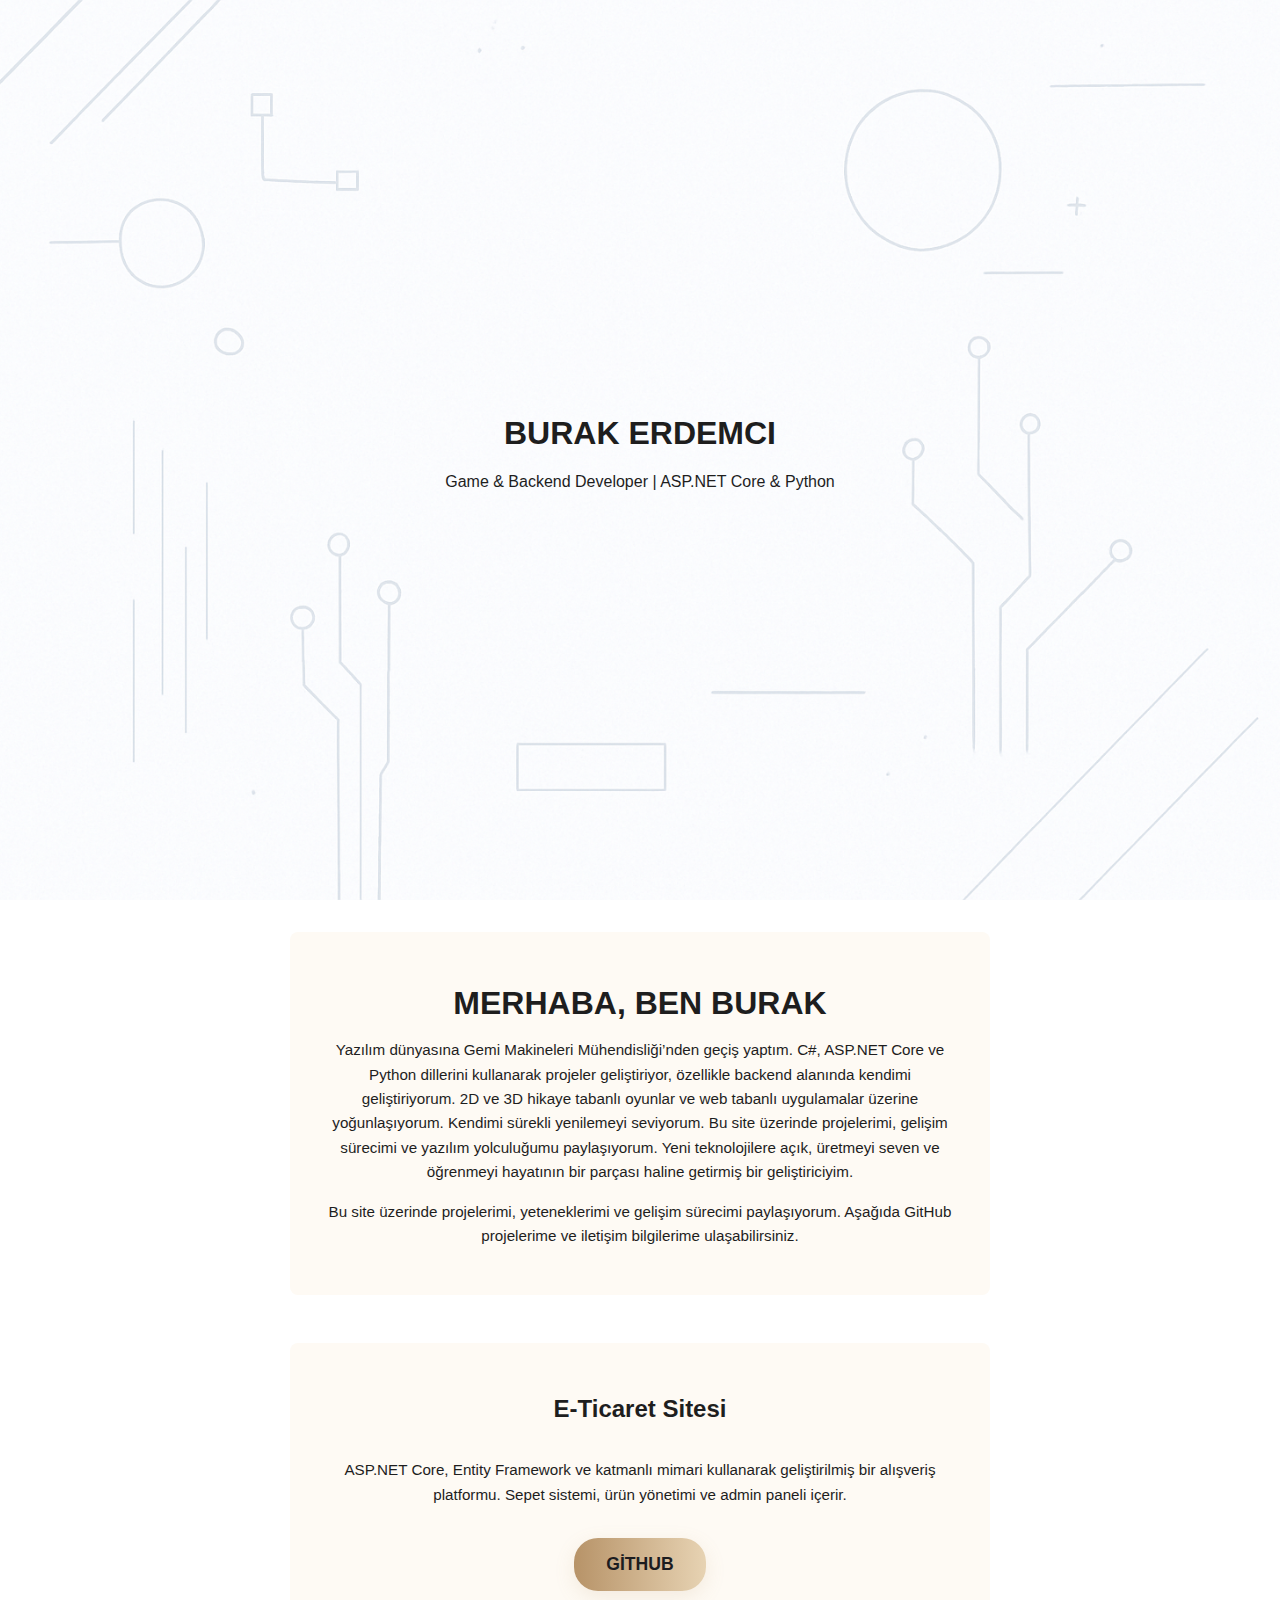
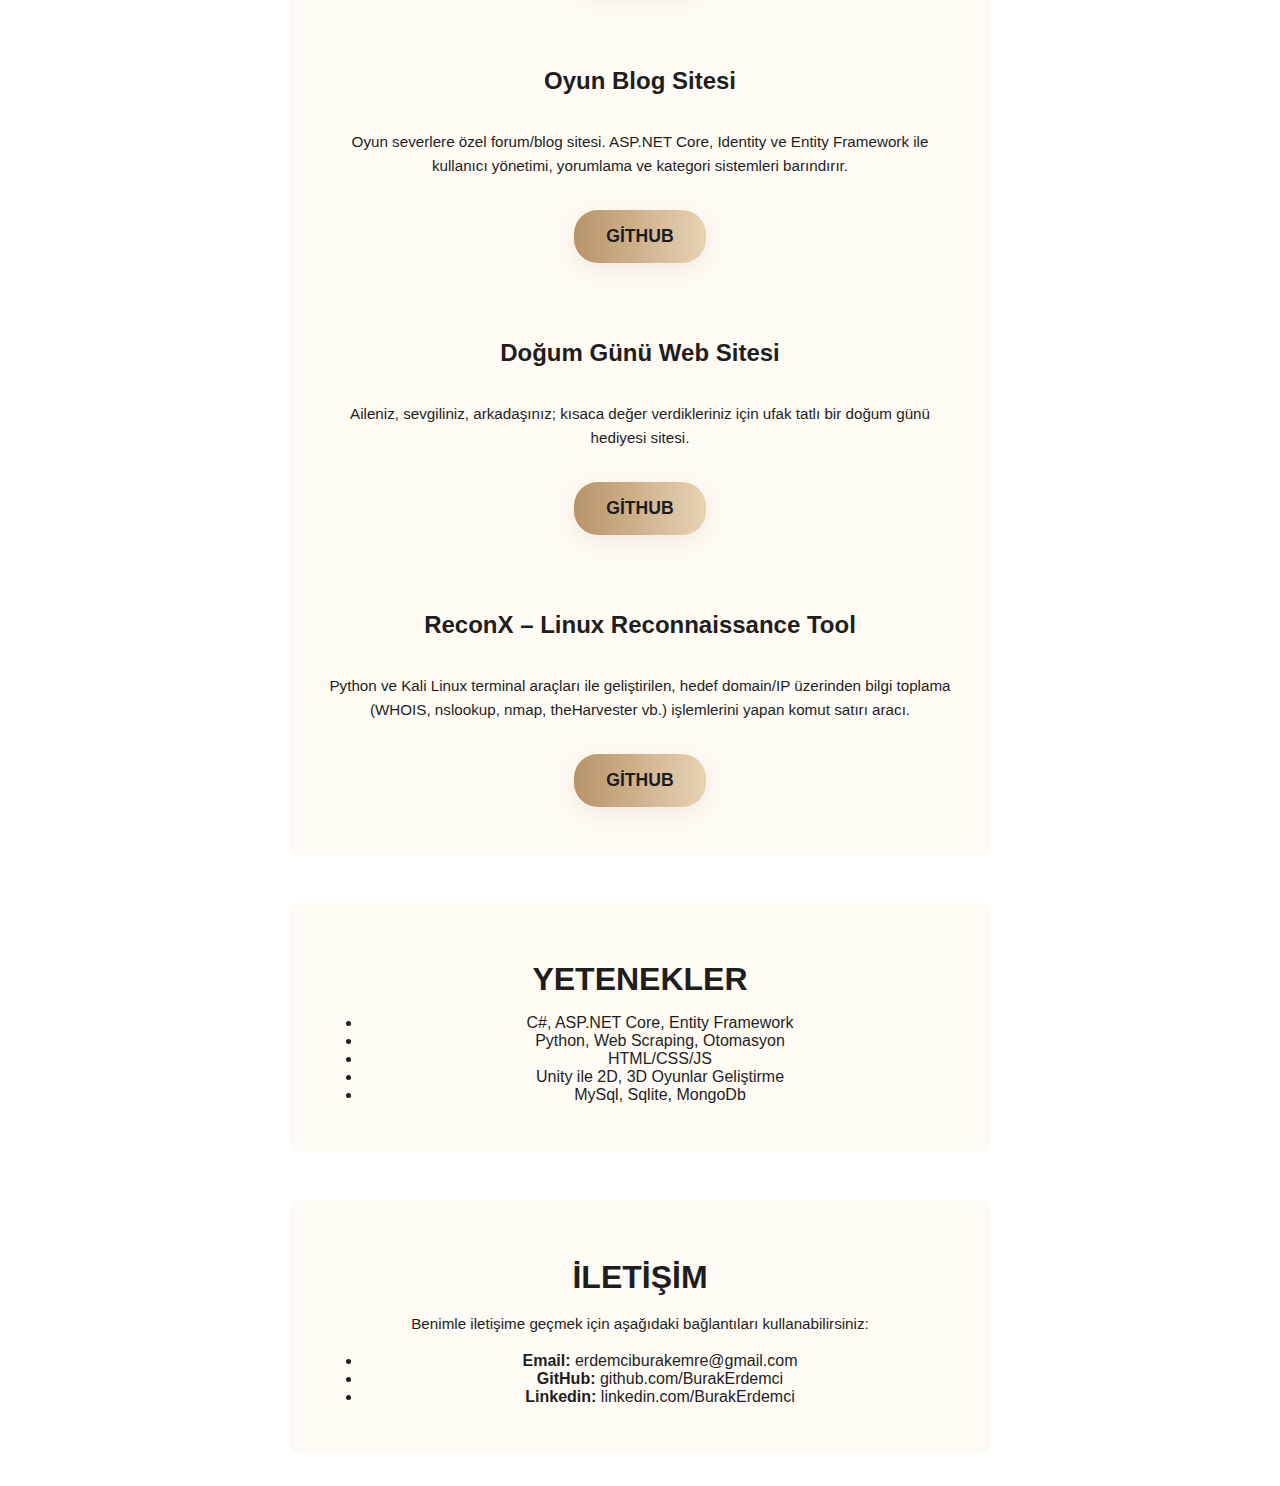
<file: index.html>
<!DOCTYPE html>
<html lang="tr">
<head>
  <meta charset="utf-8" />
  <title>Burak Erdemci - Yazılım Geliştirici</title>
  <meta name="viewport" content="width=device-width, initial-scale=1, user-scalable=no" />
  <link rel="stylesheet" href="https://html5up.net/uploads/demos/massively/assets/css/main.css" />
  <link rel="stylesheet" href="style.css" />
  <noscript><link rel="stylesheet" href="https://html5up.net/uploads/demos/massively/assets/css/noscript.css" /></noscript>
  <script src="script.js"></script>
</head>

<body class="is-preload">

  <!-- Banner -->
  <section id="banner">
    <div class="inner">
      <h1>BURAK ERDEMCI</h1>
      <p>Game & Backend Developer | ASP.NET Core & Python</p>
    </div>
  </section>

  <!-- Main Content -->
  <div id="main">

    <!-- Introduction -->
    <section class="post">
      <header class="major">
        <h1>MERHABA, BEN BURAK</h1>
        <p>
         Yazılım dünyasına Gemi Makineleri Mühendisliği’nden geçiş yaptım.
C#, ASP.NET Core ve Python dillerini kullanarak projeler geliştiriyor, özellikle backend alanında kendimi geliştiriyorum.
2D ve 3D hikaye tabanlı oyunlar ve web tabanlı uygulamalar üzerine yoğunlaşıyorum.

Kendimi sürekli yenilemeyi seviyorum.
Bu site üzerinde projelerimi, gelişim sürecimi ve yazılım yolculuğumu paylaşıyorum.
Yeni teknolojilere açık, üretmeyi seven ve öğrenmeyi hayatının bir parçası haline getirmiş bir geliştiriciyim.


        </p>
      </header>
      <p>Bu site üzerinde projelerimi, yeteneklerimi ve gelişim sürecimi paylaşıyorum. Aşağıda GitHub projelerime ve iletişim bilgilerime ulaşabilirsiniz.</p>
    </section>

    <!-- Projects -->
    <section class="posts">
      <article>
        <header>
          <h2>E-Ticaret Sitesi</h2>
        </header>
        <p>ASP.NET Core, Entity Framework ve katmanlı mimari kullanarak geliştirilmiş bir alışveriş platformu. Sepet sistemi, ürün yönetimi ve admin paneli içerir.</p>
        <ul class="actions special">
          <li><a href="https://github.com/BurakErdemci/E-Ticaret-Sayfasi" class="button" target="_blank" rel="noopener noreferrer">GitHub</a></li>
        </ul>
      </article>
      <article>
        <header>
          <h2>Oyun Blog Sitesi</h2>
        </header>
        <p>Oyun severlere özel forum/blog sitesi. ASP.NET Core, Identity ve Entity Framework ile kullanıcı yönetimi, yorumlama ve kategori sistemleri barındırır.</p>
        <ul class="actions special">
          <li><a href="https://github.com/BurakErdemci/OyunBlog" class="button" target="_blank" rel="noopener noreferrer">GitHub</a></li>
        </ul>
      </article>
      <article>
        <header>
          <h2>Doğum Günü Web Sitesi</h2>
        </header>
        <p>Aileniz, sevgiliniz, arkadaşınız; kısaca değer verdikleriniz için ufak tatlı bir doğum günü hediyesi sitesi.</p>
        <ul class="actions special">
          <li><a href="https://github.com/BurakErdemci/Happy-Birtday-Theme" class="button" target="_blank" rel="noopener noreferrer">GitHub</a></li>
        </ul>
      </article>
      <article>
     <header>
    <h2>ReconX – Linux Reconnaissance Tool</h2>
    </header>
    <p>Python ve Kali Linux terminal araçları ile geliştirilen, hedef domain/IP üzerinden bilgi toplama (WHOIS, nslookup, nmap, theHarvester vb.) işlemlerini yapan komut satırı aracı.</p>
    <ul class="actions special">
    <li><a href="https://github.com/BurakErdemci/ReconX" class="button" target="_blank" rel="noopener noreferrer">GitHub</a></li>
  </ul>
   </article>

    </section>

    <!-- Skills -->
    <section class="post">
      <header class="major">
        <h2>YETENEKLER</h2>
      </header>
      <ul>
        <li>C#, ASP.NET Core, Entity Framework</li>
        <li>Python, Web Scraping, Otomasyon</li>
        <li> HTML/CSS/JS</li>
        <li>Unity ile 2D, 3D Oyunlar Geliştirme</li>
        <li>MySql, Sqlite, MongoDb</li>
      </ul>
    </section>

    <!-- Contact -->
    <section class="post">
      <header class="major">
        <h2>İLETİŞİM</h2>
      </header>
      <p>Benimle iletişime geçmek için aşağıdaki bağlantıları kullanabilirsiniz:</p>
      <ul>
        <li><strong>Email:</strong> erdemciburakemre@gmail.com</li>
        <li><strong>GitHub:</strong> <a href="https://github.com/BurakErdemci">github.com/BurakErdemci</a></li>
        <li><strong>Linkedin:</strong> <a href="https://www.linkedin.com/in/burak-erdemci-a3994833b/">linkedin.com/BurakErdemci</a></li>
      </ul>
    </section>

  </div>


</body>
</html>
</file>
<file: style.css>
body {
margin: 0;
padding: 0;
font-family: 'Segoe UI', Tahoma, Geneva, Verdana, sans-serif;
background-image: url('arkaplan.png');
background-repeat: no-repeat;
background-position: center top;
background-size: cover;
background-attachment: fixed;
color: #1e1e1e;
transition: background 0.5s, color 0.5s, background-color 0.5s, box-shadow 0.5s;
overflow-x: hidden;
}

body.dark-mode {
background-image: url('arkaplankoyu.png');
background-color: #181818;
color: #f5f5f5;
transition: background 0.5s, color 0.5s, background-color 0.5s, box-shadow 0.5s;
}

body.dark-mode section.post,
body.dark-mode section.posts {
background-color: #232323;
color: #f5f5f5;
border: none;
}

body.dark-mode .banner-content {
background-color: #232323;
color: #f5f5f5;
border: none;
}

body.dark-mode ul.actions.special li a.button {
background: linear-gradient(90deg, #444 0%, #222 100%);
color: #f5f5f5;
box-shadow: 0 6px 20px rgba(0,0,0,0.25);
}

body.dark-mode ul.actions.special li a.button:hover {
background: linear-gradient(90deg, #222 0%, #444 100%);
color: #b79368;
}

body.dark-mode footer {
background: transparent;
color: #ccc;
transition: background 0.5s, color 0.5s, background-color 0.5s, box-shadow 0.5s;
}

body.dark-mode h1,
body.dark-mode h2,
body.dark-mode h3,
body.dark-mode p,
body.dark-mode li,
body.dark-mode a,
body.dark-mode .major {
color: #f5f5f5 !important;
}

body.dark-mode section.post ul li a,
body.dark-mode section.posts ul li a {
color: #f5f5f5 !important;
text-decoration: none;
opacity: 1 !important;
}

body.dark-mode section.post ul li a:hover,
body.dark-mode section.posts ul li a:hover {
color: #ffd580 !important;
text-decoration: underline;
}

body.dark-mode #banner h1,
body.dark-mode #banner p {
color: #ffffff !important;
}

section.post ul li a,
section.posts ul li a {
color: #1e1e1e;
font-weight: 500;
text-decoration: none;
transition: color 0.3s ease;
}

section.post ul li a:hover,
section.posts ul li a:hover {
color: #b79368;
text-decoration: underline;
}

#banner {
height: 100vh;
display: flex;
align-items: center;
justify-content: center;
text-align: center;
}

.banner-content {
background-color: #fefaf4;
padding: 1.5rem 2.5rem;
border-radius: 0.5rem;
box-shadow: 0 4px 10px rgba(0, 0, 0, 0.1);
border: 1px solid #f5e9dc;
transition: background 0.5s, color 0.5s, background-color 0.5s, box-shadow 0.5s;
}

.banner-content h1 {
margin: 0;
font-size: 2rem;
font-weight: bold;
}

.banner-content p {
margin-top: 0.5rem;
font-size: 0.9rem;
color: #444;
}

#main {
display: flex;
flex-direction: column;
align-items: center;
gap: 3rem;
background-color: transparent;
padding: 2rem 1rem;
}

section.post, section.posts {
background-color: #fefaf4;
padding: 2rem;
border-radius: 0.5rem;
max-width: 700px;
width: 100%;
text-align: center;
align-items: center;
transition: background 0.5s, color 0.5s, background-color 0.5s, box-shadow 0.5s;
}

section.post h1,
section.post h2 {
font-size: 2rem;
margin-bottom: 1rem;
text-align: center;
align-items: center;
}

section.post p,
section.posts article p {
text-align: justify;
font-size: 0.95rem;
line-height: 1.6;
text-align: center;
align-items: center;
}

section.posts {
display: flex;
flex-direction: column;
gap: 2.5rem;
align-items: center;
text-align: center;
}

section.posts::before,
section.posts::after {
display: none !important;
}

section.posts article {
display: flex;
flex-direction: column;
align-items: center;
text-align: center;
max-width: 700px;
margin: 0 auto;
width: 100%;
max-width: 100%;
}

section.posts article,
section.posts article::before,
section.posts article::after,
section.posts hr {
border: none !important;
background: none !important;
box-shadow: none !important;
}

ul.actions.special {
  display: flex;
  justify-content: center;
  align-items: center;
  margin-top: 1rem;
  padding: 0;
  list-style: none;
}




ul.actions.special li {
  margin: 0;
  padding: 0;
  display: flex;
  justify-content: center;
  align-items: center;
}


ul.actions.special li a.button {
  display: inline-block;
  margin: 0 auto;
  text-align: center;
  padding: 1rem 2rem;
  border-radius: 1.5rem;
  font-weight: bold;
  font-size: 1.1rem;
  text-transform: uppercase;
  background: linear-gradient(90deg, #b79368 0%, #e7d3b3 100%);
  color: #1c1c1f;
  text-decoration: none;
  box-shadow: 0 6px 20px rgba(183,147,104,0.15);
  transition: all 0.3s cubic-bezier(.4,2,.6,1);
  border: none;
  outline: none;
}

ul.actions.special li a.button:hover {
background: linear-gradient(90deg, #e7d3b3 0%, #b79368 100%);
color: #1c1c1f;
box-shadow: 0 2px 8px rgba(183,147,104,0.10);
transform: translateY(-2px) scale(1.04);
}

footer {
text-align: center;
padding: 1rem;
font-size: 0.85rem;
color: #444;
transition: background 0.5s, color 0.5s, background-color 0.5s, box-shadow 0.5s;
background-color: transparent;
}

.theme-toggle-icon {
  position: fixed;
  top: 20px;
  right: 20px;
  z-index: 9999;
  width: 40px;
  height: 40px;
  background-color: #f3f3f3;
  border: none;
  outline: none;
  border-radius: 50%;
  font-size: 20px;
  line-height: 1;
  display: flex;
  align-items: center;
  justify-content: center;
  cursor: pointer;
  color: #333;
  box-shadow: 0 2px 6px rgba(0, 0, 0, 0.15);
  transition: transform 0.2s ease, background-color 0.3s ease, color 0.3s ease;
  
}

.theme-toggle-icon:hover {
  transform: scale(1.1);
  background-color: #e5e5e5;
  color: #b79368;
}
body.dark-mode .theme-toggle-icon {
  background-color: #333;
  color: #ffd580;
}




html {
box-sizing: border-box;
}
*, *:before, *:after {
box-sizing: inherit;
}

@media (max-width: 800px) {
#banner {
height: auto;
padding: 2rem 0.5rem;
}
.banner-content,
section.post,
section.posts,
section.posts article {
max-width: 98vw;
width: 100%;
padding: 1rem 0.5rem;
border-radius: 0.5rem;
margin: 0 auto;
box-sizing: border-box;
}
h1, h2 {
font-size: 1.3rem !important;
}
ul.actions.special li a.button {
font-size: 1rem;
padding: 0.7rem 1rem;
}
.theme-switcher {
top: 12px;
right: 12px;
width: 48px;
height: 28px;
}
.theme-switcher .switch-thumb {
width: 20px;
height: 20px;
top: 4px;
left: 4px;
font-size: 1rem;
}
body {
background-size: cover !important;
background-attachment: scroll !important;
background-position: center center !important;
}
}

.social-icon img {
  filter: grayscale(100%);
  transition: transform 0.3s ease, filter 0.3s ease;
}
.social-icon img:hover {
  filter: grayscale(0%);
  transform: scale(1.1);
}

.language-switcher {
  display: flex;
  gap: 10px;
  position: static; /* bu satır yeni eklenebilir */
}
@media (max-width: 480px) {
  .header-controls {
    flex-wrap: wrap;
    justify-content: center;
    top: 10px;
    right: 10px;
    gap: 8px;
  }
}

  theme-toggle-icon {
  position: static; /* artık üstten sabitleme kapsayıcıya geçti */
}

.lang-btn {
  display: inline-block;
  width: 36px;
  height: 36px;
  border-radius: 50%;
  overflow: hidden;
  box-shadow: 0 2px 6px rgba(0, 0, 0, 0.1);
  transition: transform 0.2s ease;
}

.lang-btn img {
  width: 100%;
  height: 100%;
  object-fit: cover;
}

.lang-btn:hover {
  transform: scale(1.1);
}

body.dark-mode .lang-btn {
  box-shadow: 0 0 0 2px #555;
}
</file>
